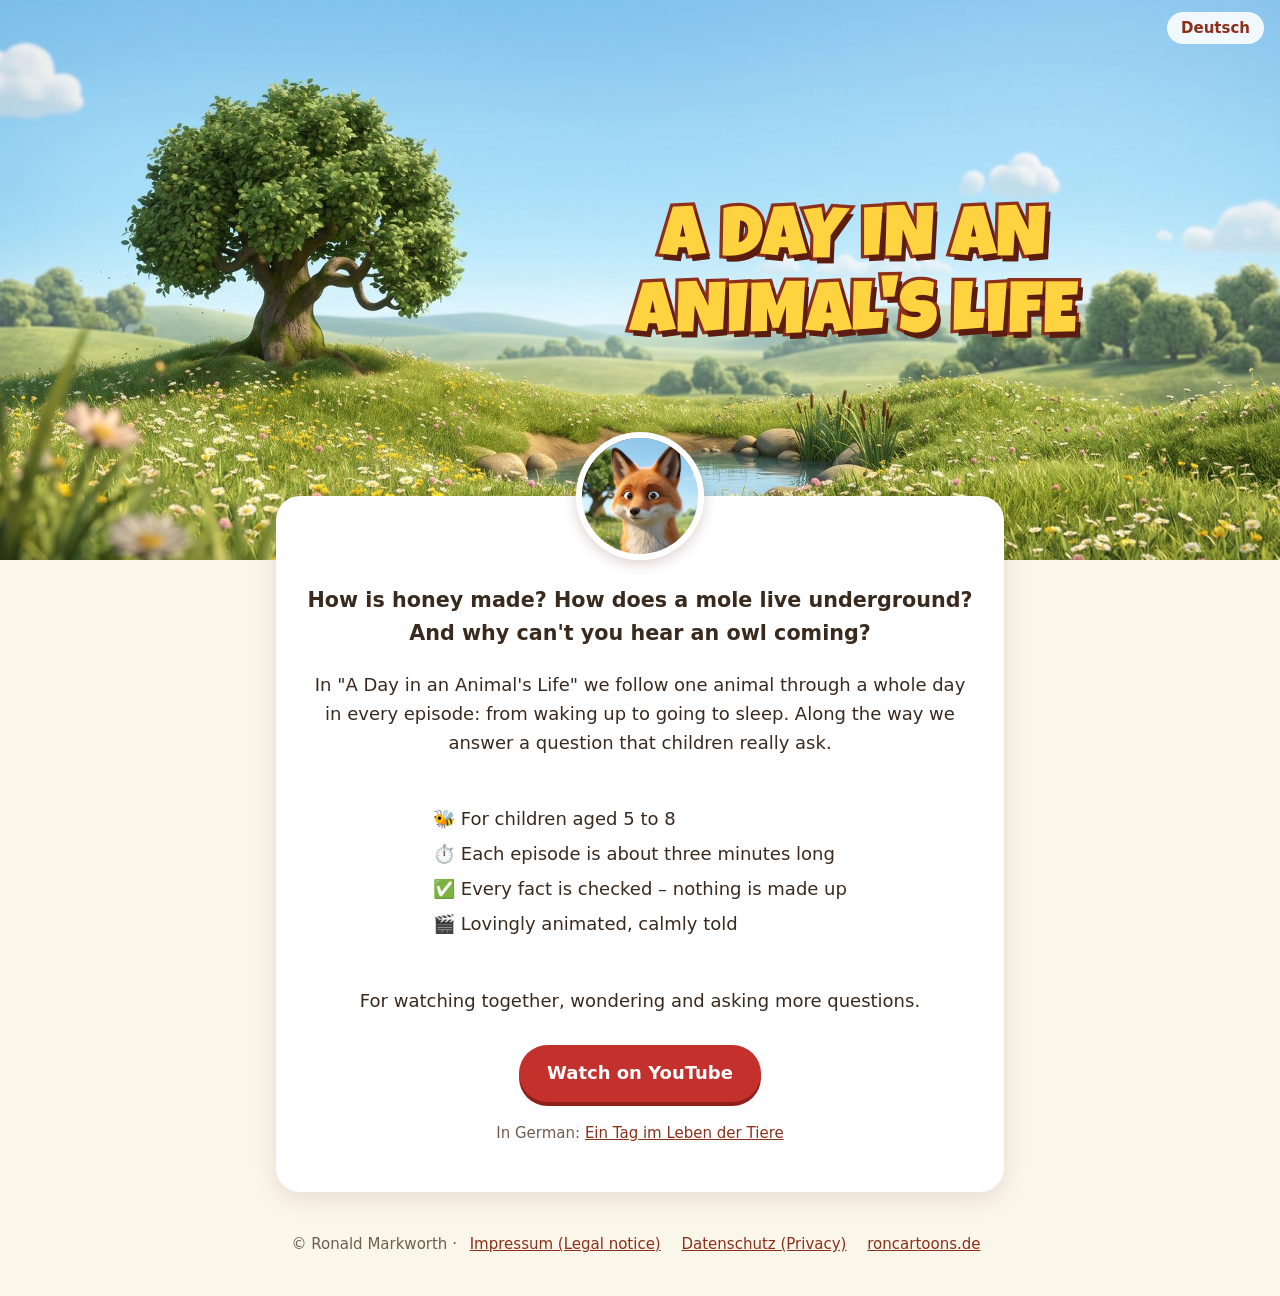
<file: index.html>
<!doctype html>
<html lang="de">
<head>
<meta charset="utf-8">
<meta name="viewport" content="width=device-width, initial-scale=1">
<title>Ein Tag im Leben der Tiere · A Day in an Animal's Life</title>
<link rel="icon" href="img/favicon.png">
<link rel="stylesheet" href="style.css">
<script>
  // Sprache wählen: zuerst die eigene Wahl (Sprachlink auf den Seiten), sonst die Browsersprache.
  (function () {
    var wahl = null;
    try { wahl = localStorage.getItem("sprache"); } catch (e) {}
    if (wahl !== "de" && wahl !== "en") {
      var liste = navigator.languages || [navigator.language || ""];
      wahl = "en";
      for (var i = 0; i < liste.length; i++) {
        var s = String(liste[i]).toLowerCase();
        if (s.indexOf("de") === 0) { wahl = "de"; break; }
        if (s.indexOf("en") === 0) { break; }
      }
    }
    location.replace(wahl + "/");
  })();
</script>
</head>
<body>
<div class="wahl">
  <p><img src="img/fuchs.jpg" alt="" width="128" height="128" style="border-radius:50%"></p>
  <a class="knopf" href="de/">Deutsch</a>
  <a class="knopf" href="en/">English</a>
</div>
</body>
</html>
</file>
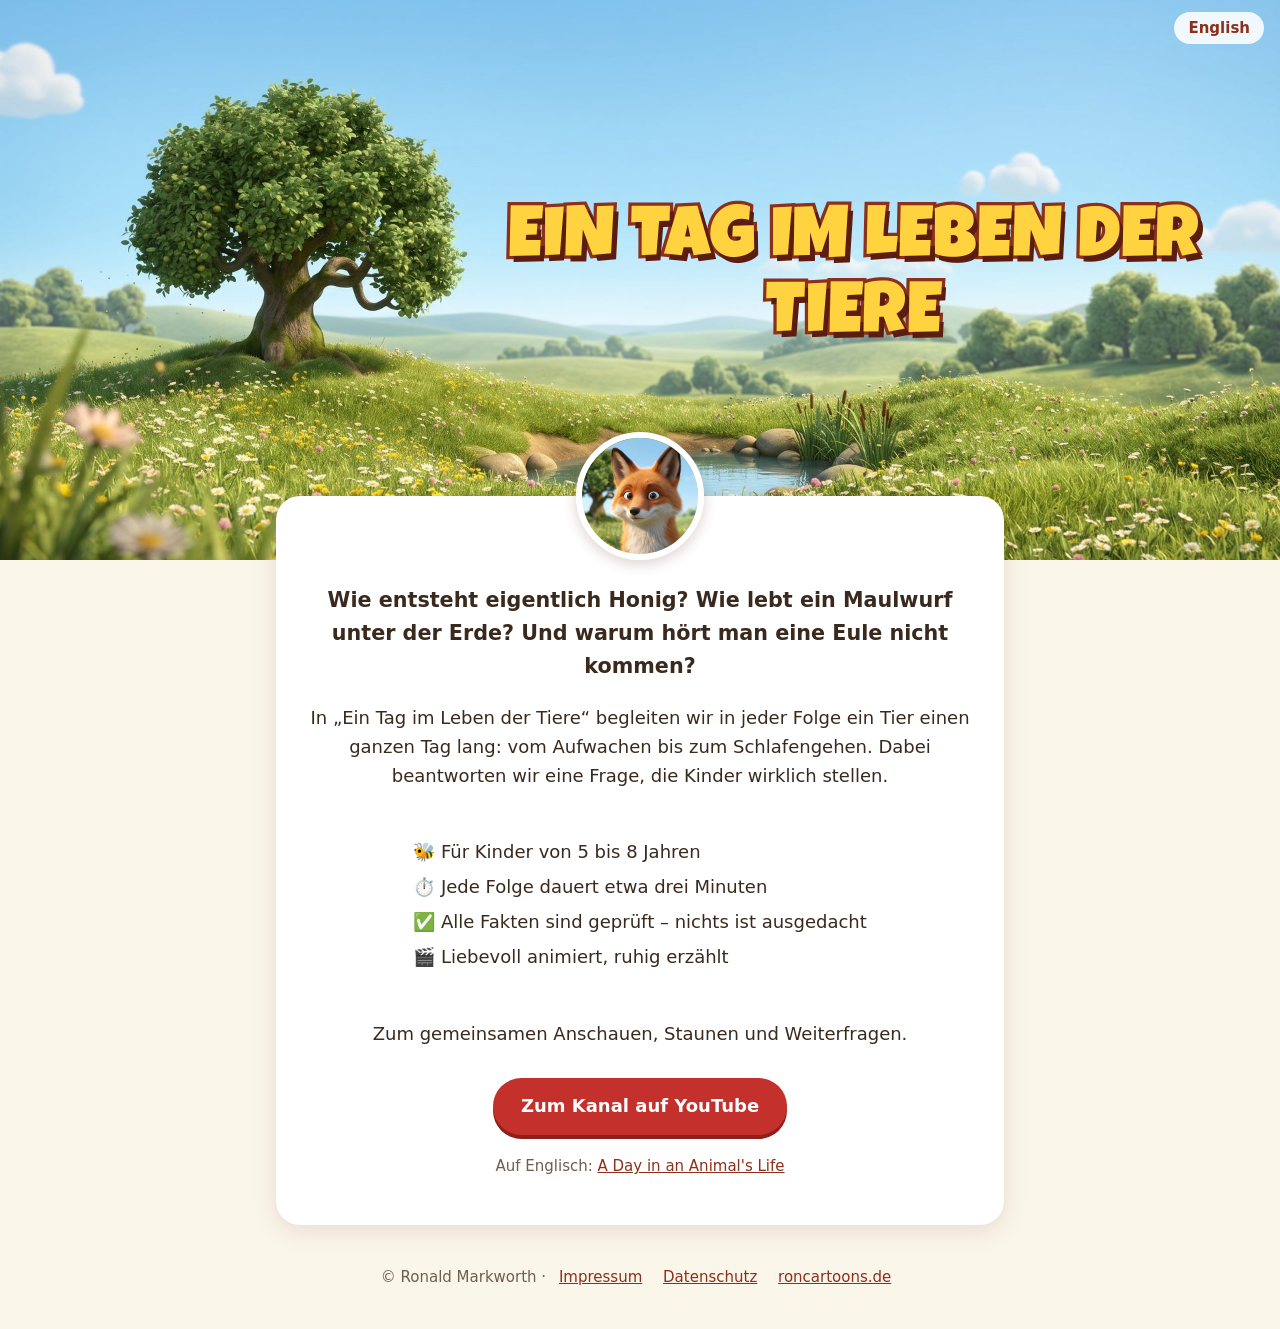
<file: de/index.html>
<!doctype html>
<html lang="de">
<head>
<meta charset="utf-8">
<meta name="viewport" content="width=device-width, initial-scale=1">
<title>Ein Tag im Leben der Tiere</title>
<meta name="description" content="Tiere einen Tag lang begleiten – kurze, geprüfte Tiervideos für Kinder von 5 bis 8 Jahren.">
<link rel="alternate" hreflang="en" href="../en/">
<link rel="icon" href="../img/favicon.png">
<link rel="apple-touch-icon" href="../img/apple-touch-icon.png">
<link rel="stylesheet" href="../style.css">
</head>
<body>
<header class="titelbild">
  <a class="sprache" href="../en/" hreflang="en" lang="en" onclick="try{localStorage.setItem('sprache','en')}catch(e){}">English</a>
  <h1 class="titel">Ein Tag im Leben der Tiere</h1>
</header>
<main>
  <section class="karte">
    <img class="profil" src="../img/fuchs.jpg" alt="Ein Fuchs schaut freundlich in die Kamera" width="128" height="128">
    <p class="fragen">Wie entsteht eigentlich Honig? Wie lebt ein Maulwurf unter der Erde? Und warum hört man eine Eule nicht kommen?</p>
    <p>In „Ein Tag im Leben der Tiere“ begleiten wir in jeder Folge ein Tier einen ganzen Tag lang: vom Aufwachen bis zum Schlafengehen. Dabei beantworten wir eine Frage, die Kinder wirklich stellen.</p>
    <ul class="punkte">
      <li>🐝 Für Kinder von 5 bis 8 Jahren</li>
      <li>⏱️ Jede Folge dauert etwa drei Minuten</li>
      <li>✅ Alle Fakten sind geprüft – nichts ist ausgedacht</li>
      <li>🎬 Liebevoll animiert, ruhig erzählt</li>
    </ul>
    <p>Zum gemeinsamen Anschauen, Staunen und Weiterfragen.</p>
    <a class="knopf" href="https://www.youtube.com/@EinTagImLebenDerTiere">Zum Kanal auf YouTube</a>
    <p class="klein">Auf Englisch: <a href="https://www.youtube.com/@ADayInAnAnimalsLife" lang="en">A Day in an Animal's Life</a></p>
  </section>
</main>
<footer>
  © Ronald Markworth ·
  <a href="https://roncartoons.de/impressum.html">Impressum</a>
  <a href="https://roncartoons.de/datenschutz.html">Datenschutz</a>
  <a href="https://roncartoons.de/">roncartoons.de</a>
</footer>
</body>
</html>
</file>
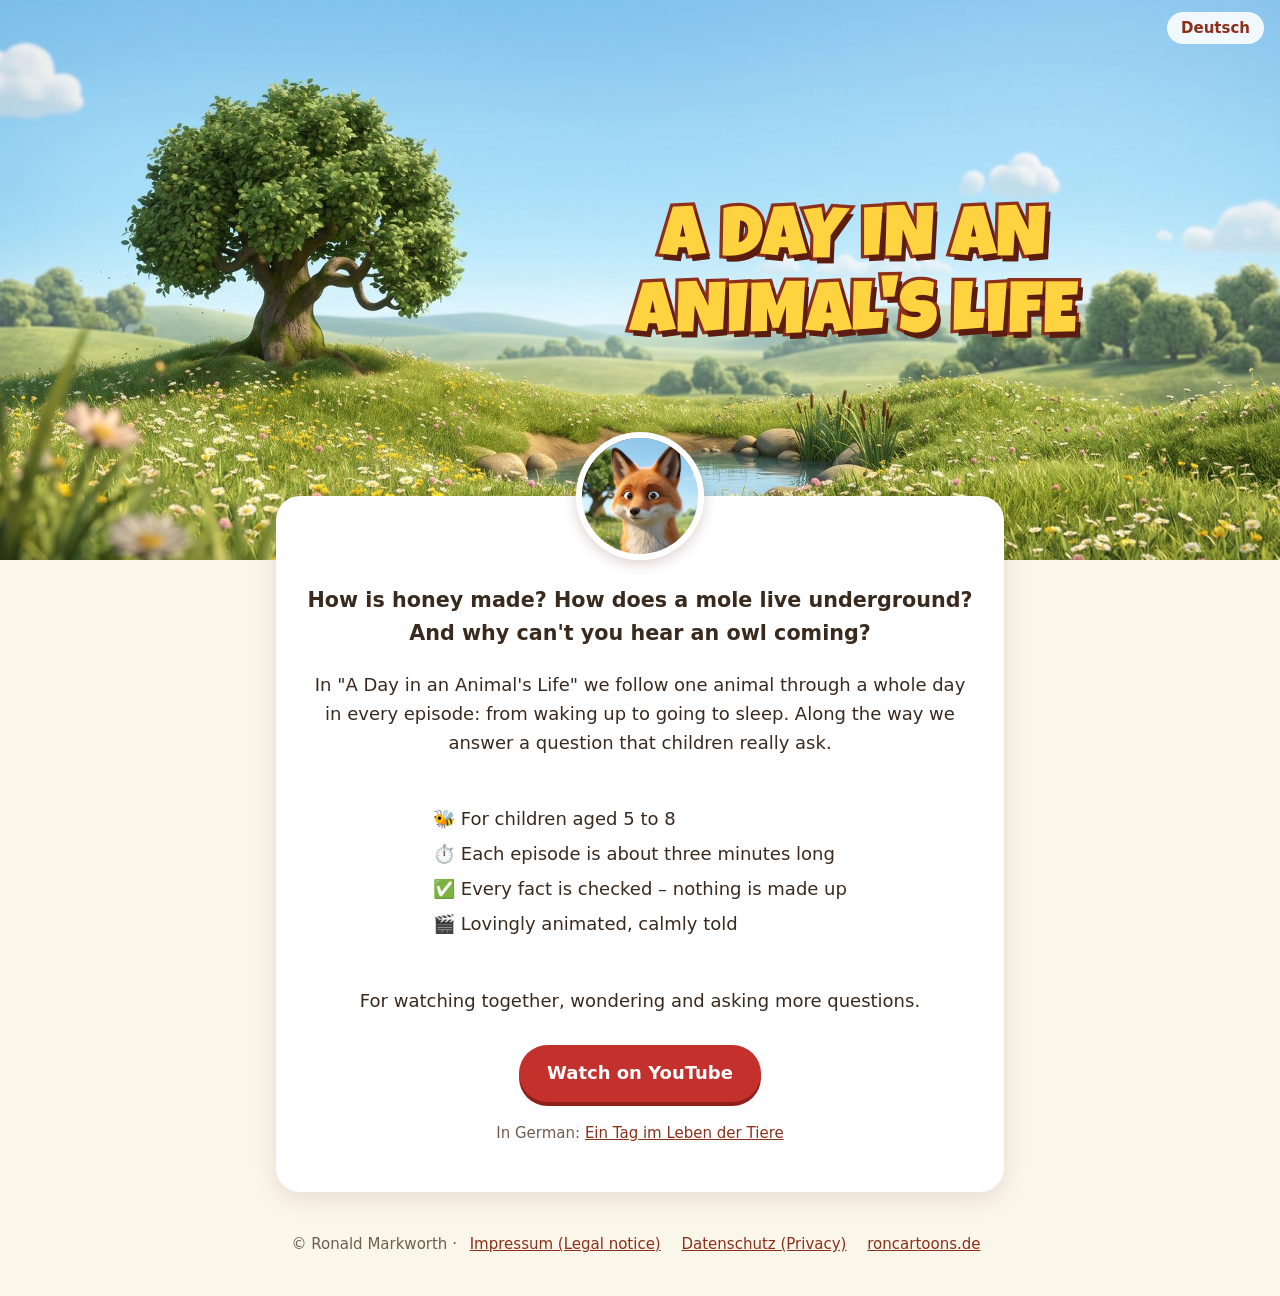
<file: en/index.html>
<!doctype html>
<html lang="en">
<head>
<meta charset="utf-8">
<meta name="viewport" content="width=device-width, initial-scale=1">
<title>A Day in an Animal's Life</title>
<meta name="description" content="Follow one animal through its day – short, fact-checked animal videos for children aged 5 to 8.">
<link rel="alternate" hreflang="de" href="../de/">
<link rel="icon" href="../img/favicon.png">
<link rel="apple-touch-icon" href="../img/apple-touch-icon.png">
<link rel="stylesheet" href="../style.css">
</head>
<body>
<header class="titelbild">
  <a class="sprache" href="../de/" hreflang="de" lang="de" onclick="try{localStorage.setItem('sprache','de')}catch(e){}">Deutsch</a>
  <h1 class="titel">A Day in an Animal's Life</h1>
</header>
<main>
  <section class="karte">
    <img class="profil" src="../img/fuchs.jpg" alt="A fox looking friendly into the camera" width="128" height="128">
    <p class="fragen">How is honey made? How does a mole live underground? And why can't you hear an owl coming?</p>
    <p>In "A Day in an Animal's Life" we follow one animal through a whole day in every episode: from waking up to going to sleep. Along the way we answer a question that children really ask.</p>
    <ul class="punkte">
      <li>🐝 For children aged 5 to 8</li>
      <li>⏱️ Each episode is about three minutes long</li>
      <li>✅ Every fact is checked – nothing is made up</li>
      <li>🎬 Lovingly animated, calmly told</li>
    </ul>
    <p>For watching together, wondering and asking more questions.</p>
    <a class="knopf" href="https://www.youtube.com/@ADayInAnAnimalsLife">Watch on YouTube</a>
    <p class="klein">In German: <a href="https://www.youtube.com/@EinTagImLebenDerTiere" lang="de">Ein Tag im Leben der Tiere</a></p>
  </section>
</main>
<footer>
  © Ronald Markworth ·
  <a href="https://roncartoons.de/impressum.html" lang="de">Impressum (Legal notice)</a>
  <a href="https://roncartoons.de/datenschutz.html" lang="de">Datenschutz (Privacy)</a>
  <a href="https://roncartoons.de/">roncartoons.de</a>
</footer>
</body>
</html>
</file>
<file: style.css>
@font-face {
  font-family: "Luckiest Guy";
  src: url("fonts/LuckiestGuy.ttf") format("truetype");
  font-display: swap;
}

:root {
  --gelb: #ffd23f;
  --rand: #8c2f1b;
  --schatten: #5a1d10;
  --grund: #fbf6ea;
  --karte: #ffffff;
  --text: #3a2a1e;
  --leise: #6f5d4e;
  --gruen: #4f8a3c;
  --rot: #c4302b;
}

* { box-sizing: border-box; }

html, body {
  margin: 0;
  background: var(--grund);
  color: var(--text);
  font: 18px/1.6 system-ui, -apple-system, "Segoe UI", Roboto, sans-serif;
}

a { color: var(--rand); }

.titelbild {
  position: relative;
  min-height: min(56vw, 560px);
  background: #9fd1ef url("img/landschaft.jpg") 20% center / cover no-repeat;
  display: flex;
  align-items: center;
  justify-content: flex-end;
  padding: 24px 6vw;
}

.titel {
  margin: 0;
  max-width: 62%;
  font-family: "Luckiest Guy", system-ui, sans-serif;
  font-weight: normal;
  font-size: clamp(28px, 6vw, 72px);
  line-height: 1.05;
  text-align: center;
  text-transform: uppercase;
  color: var(--gelb);
  -webkit-text-stroke: 0.09em var(--rand);
  paint-order: stroke fill;
  text-shadow: 0.06em 0.08em 0 var(--schatten);
  letter-spacing: 0.01em;
}

.sprache {
  position: absolute;
  top: 12px;
  right: 16px;
  background: rgba(255, 255, 255, 0.88);
  border-radius: 999px;
  padding: 4px 14px;
  font-size: 15px;
  font-weight: 600;
  text-decoration: none;
}

main {
  max-width: 760px;
  margin: -64px auto 0;
  padding: 0 16px 32px;
  position: relative;
}

.karte {
  background: var(--karte);
  border-radius: 24px;
  padding: 88px 28px 32px;
  box-shadow: 0 6px 24px rgba(90, 29, 16, 0.12);
  text-align: center;
  position: relative;
}

.profil {
  position: absolute;
  top: -64px;
  left: 50%;
  transform: translateX(-50%);
  width: 128px;
  height: 128px;
  border-radius: 50%;
  border: 6px solid var(--karte);
  box-shadow: 0 4px 14px rgba(90, 29, 16, 0.2);
}

.fragen {
  font-size: 1.15em;
  font-weight: 600;
  margin-top: 0;
}

ul.punkte {
  list-style: none;
  padding: 0;
  margin: 24px auto;
  display: inline-block;
  text-align: left;
}

ul.punkte li { margin: 6px 0; }

.knopf {
  display: inline-block;
  margin: 12px 0 4px;
  padding: 14px 28px;
  border-radius: 999px;
  background: var(--rot);
  color: #fff;
  font-weight: 700;
  text-decoration: none;
  box-shadow: 0 4px 0 #8e1f1b;
}

.knopf:hover, .knopf:focus-visible { background: #d63a34; }

.klein {
  color: var(--leise);
  font-size: 15px;
}

footer {
  text-align: center;
  padding: 8px 16px 40px;
  color: var(--leise);
  font-size: 15px;
}

footer a { margin: 0 8px; }

/* Startseite (Sprachwahl) */
.wahl {
  max-width: 560px;
  margin: 15vh auto 0;
  padding: 0 16px;
  text-align: center;
}

.wahl .knopf { margin: 8px; }

@media (max-width: 600px) {
  .titelbild {
    min-height: 300px;
    background-position: 18% center;
    align-items: flex-start;
    padding: 60px 16px 20px;
  }
  .titel { max-width: 64%; }
  main { margin-top: -52px; }
  .profil { width: 104px; height: 104px; top: -52px; border-width: 5px; }
  .karte { padding: 68px 18px 28px; }
}
</file>
